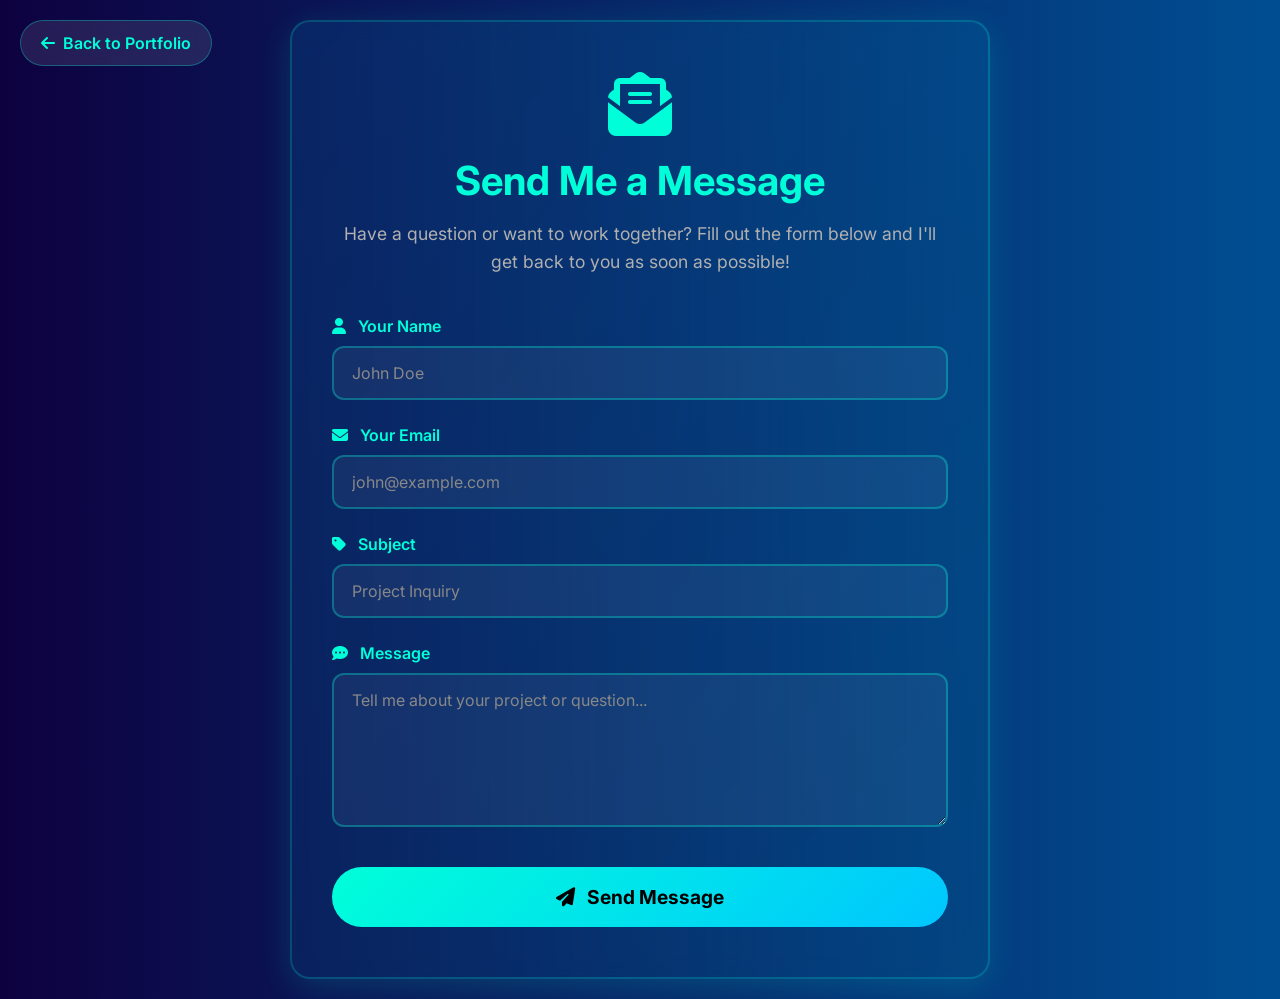
<file: contact.html>
<!DOCTYPE html>
<html lang="en">
<head>
  <meta charset="UTF-8">
  <meta name="viewport" content="width=device-width, initial-scale=1.0">
  <title>Contact Me | Monishwar Reddy</title>
  <link rel="stylesheet" href="https://cdnjs.cloudflare.com/ajax/libs/font-awesome/6.4.0/css/all.min.css">
  <link href="https://fonts.googleapis.com/css2?family=Inter:wght@400;600;700&display=swap" rel="stylesheet">
  <style>
    * {
      margin: 0;
      padding: 0;
      box-sizing: border-box;
      font-family: 'Inter', sans-serif;
    }

    body {
      background: linear-gradient(to right, #0e0140, #004e92);
      color: #f0f0f0;
      min-height: 100vh;
      display: flex;
      align-items: center;
      justify-content: center;
      padding: 20px;
    }

    .back-btn {
      position: fixed;
      top: 20px;
      left: 20px;
      background: rgba(255, 255, 255, 0.1);
      color: #00ffd9;
      padding: 12px 20px;
      border-radius: 30px;
      text-decoration: none;
      font-weight: 600;
      display: inline-flex;
      align-items: center;
      gap: 8px;
      transition: all 0.3s ease;
      backdrop-filter: blur(10px);
      border: 1px solid rgba(0, 255, 217, 0.3);
    }

    .back-btn:hover {
      background: rgba(0, 255, 217, 0.2);
      transform: translateX(-5px);
    }

    .contact-container {
      background: linear-gradient(135deg, rgba(0, 198, 255, 0.1), rgba(0, 255, 217, 0.05));
      border: 2px solid rgba(0, 255, 217, 0.2);
      border-radius: 20px;
      padding: 50px 40px;
      max-width: 700px;
      width: 100%;
      box-shadow: 0 8px 32px rgba(0, 255, 217, 0.15);
      backdrop-filter: blur(10px);
    }

    .contact-header {
      text-align: center;
      margin-bottom: 40px;
    }

    .contact-header i {
      font-size: 4rem;
      color: #00ffd9;
      margin-bottom: 20px;
    }

    .contact-header h1 {
      font-size: 2.5rem;
      color: #00ffd9;
      margin-bottom: 15px;
    }

    .contact-header p {
      color: #b0b0b0;
      font-size: 1.1rem;
      line-height: 1.6;
    }

    .contact-form {
      display: flex;
      flex-direction: column;
      gap: 25px;
    }

    .form-group {
      display: flex;
      flex-direction: column;
    }

    .form-group label {
      color: #00ffd9;
      font-weight: 600;
      margin-bottom: 10px;
      font-size: 1rem;
    }

    .form-group label i {
      margin-right: 8px;
    }

    .form-group input,
    .form-group textarea {
      background: rgba(255, 255, 255, 0.05);
      border: 2px solid rgba(0, 255, 217, 0.3);
      border-radius: 12px;
      padding: 15px 18px;
      color: #f0f0f0;
      font-size: 1rem;
      transition: all 0.3s ease;
      font-family: 'Inter', sans-serif;
    }

    .form-group input:focus,
    .form-group textarea:focus {
      outline: none;
      border-color: #00ffd9;
      background: rgba(255, 255, 255, 0.08);
      box-shadow: 0 0 20px rgba(0, 255, 217, 0.3);
    }

    .form-group input::placeholder,
    .form-group textarea::placeholder {
      color: #888;
    }

    .form-group textarea {
      resize: vertical;
      min-height: 150px;
    }

    .submit-btn {
      background: linear-gradient(135deg, #00ffd9, #00c6ff);
      color: #000;
      border: none;
      padding: 18px 35px;
      border-radius: 35px;
      font-size: 1.2rem;
      font-weight: 700;
      cursor: pointer;
      transition: all 0.3s ease;
      margin-top: 15px;
      display: flex;
      align-items: center;
      justify-content: center;
      gap: 12px;
    }

    .submit-btn:hover {
      transform: translateY(-3px);
      box-shadow: 0 12px 30px rgba(0, 255, 217, 0.5);
    }

    .submit-btn i {
      font-size: 1.2rem;
    }

    @media (max-width: 768px) {
      .contact-container {
        padding: 35px 25px;
      }

      .contact-header h1 {
        font-size: 2rem;
      }

      .back-btn {
        top: 10px;
        left: 10px;
        padding: 10px 15px;
        font-size: 0.9rem;
      }
    }
  </style>
</head>
<body>
  <a href="index.html" class="back-btn">
    <i class="fas fa-arrow-left"></i> Back to Portfolio
  </a>

  <div class="contact-container">
    <div class="contact-header">
      <i class="fas fa-envelope-open-text"></i>
      <h1>Send Me a Message</h1>
      <p>Have a question or want to work together? Fill out the form below and I'll get back to you as soon as possible!</p>
    </div>

    <form action="https://formspree.io/f/movbywqa" method="POST" class="contact-form">
      <div class="form-group">
        <label for="name"><i class="fas fa-user"></i> Your Name</label>
        <input type="text" id="name" name="name" required placeholder="John Doe">
      </div>

      <div class="form-group">
        <label for="email"><i class="fas fa-envelope"></i> Your Email</label>
        <input type="email" id="email" name="email" required placeholder="john@example.com">
      </div>

      <div class="form-group">
        <label for="subject"><i class="fas fa-tag"></i> Subject</label>
        <input type="text" id="subject" name="subject" required placeholder="Project Inquiry">
      </div>

      <div class="form-group">
        <label for="message"><i class="fas fa-comment-dots"></i> Message</label>
        <textarea id="message" name="message" rows="6" required placeholder="Tell me about your project or question..."></textarea>
      </div>

      <button type="submit" class="submit-btn">
        <i class="fas fa-paper-plane"></i> Send Message
      </button>
    </form>
  </div>
</body>
</html>
</file>
